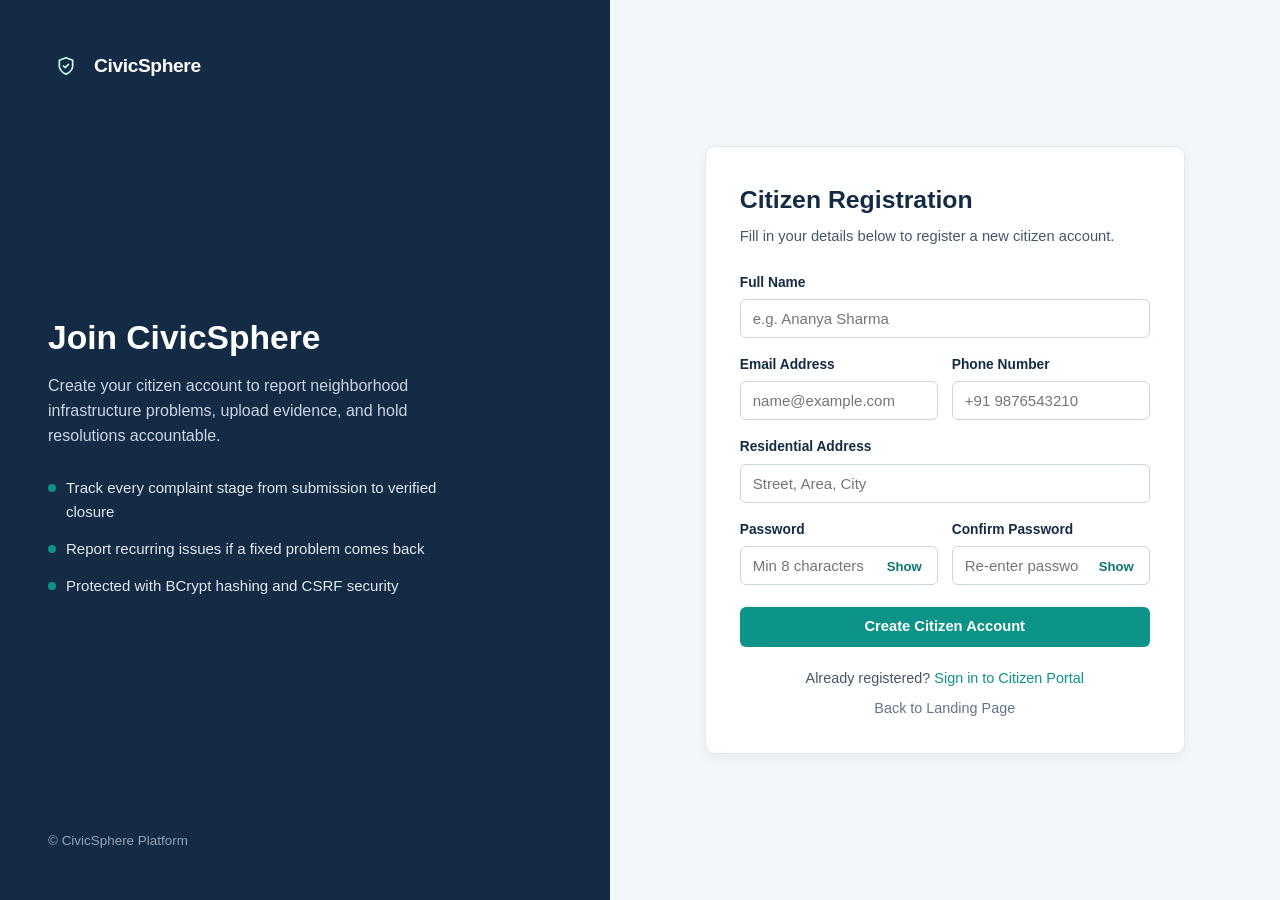
<file: src/main/resources/static/register.html>
<!DOCTYPE html>
<html lang="en">
<head>
  <meta charset="UTF-8">
  <meta name="viewport" content="width=device-width, initial-scale=1.0">
  <title>Citizen Registration — CivicSphere</title>
  <link rel="stylesheet" href="css/style.css">
  <link rel="stylesheet" href="css/auth.css">
</head>
<body>
  <div class="auth-page">
    <aside class="auth-aside">
      <a class="brand" href="index.html">
        <span class="brand-mark">
          <svg viewBox="0 0 24 24" fill="none" stroke="currentColor" stroke-width="2" stroke-linecap="round" stroke-linejoin="round">
            <path d="M12 22s8-4 8-10V5l-8-3-8 3v7c0 6 8 10 8 10z"/>
            <path d="M9 12l2 2 4-4"/>
          </svg>
        </span>
        <span>CivicSphere</span>
      </a>

      <div class="auth-aside-content">
        <h1>Join CivicSphere</h1>
        <p>Create your citizen account to report neighborhood infrastructure problems, upload evidence, and hold resolutions accountable.</p>
        <ul class="auth-feature-list">
          <li><span class="auth-feature-dot"></span><span>Track every complaint stage from submission to verified closure</span></li>
          <li><span class="auth-feature-dot"></span><span>Report recurring issues if a fixed problem comes back</span></li>
          <li><span class="auth-feature-dot"></span><span>Protected with BCrypt hashing and CSRF security</span></li>
        </ul>
      </div>

      <div style="font-size:0.84rem;color:#94A3B8;">
        &copy; CivicSphere Platform
      </div>
    </aside>

    <main class="auth-main">
      <div class="auth-card">
        <h2>Citizen Registration</h2>
        <p class="auth-sub">Fill in your details below to register a new citizen account.</p>

        <div id="authAlert" class="auth-alert auth-alert-error" role="alert"></div>

        <form id="registerForm" novalidate>
          <div class="form-group">
            <label class="form-label" for="fullName">Full Name</label>
            <input class="form-control" type="text" id="fullName" name="fullName" placeholder="e.g. Ananya Sharma" required>
          </div>

          <div class="auth-grid-2">
            <div class="form-group">
              <label class="form-label" for="email">Email Address</label>
              <input class="form-control" type="email" id="email" name="email" placeholder="name@example.com" required>
            </div>
            <div class="form-group">
              <label class="form-label" for="phone">Phone Number</label>
              <input class="form-control" type="tel" id="phone" name="phone" placeholder="+91 9876543210" required>
            </div>
          </div>

          <div class="form-group">
            <label class="form-label" for="address">Residential Address</label>
            <input class="form-control" type="text" id="address" name="address" placeholder="Street, Area, City" required>
          </div>

          <div class="auth-grid-2">
            <div class="form-group">
              <label class="form-label" for="password">Password</label>
              <div class="password-wrap">
                <input class="form-control" type="password" id="password" name="password" placeholder="Min 8 characters" required>
                <button type="button" class="password-toggle" data-target="password">Show</button>
              </div>
            </div>
            <div class="form-group">
              <label class="form-label" for="confirmPassword">Confirm Password</label>
              <div class="password-wrap">
                <input class="form-control" type="password" id="confirmPassword" name="confirmPassword" placeholder="Re-enter password" required>
                <button type="button" class="password-toggle" data-target="confirmPassword">Show</button>
              </div>
            </div>
          </div>

          <button type="submit" id="registerSubmitBtn" class="btn btn-primary" style="width:100%;margin-top:6px;">
            Create Citizen Account
          </button>
        </form>

        <div class="auth-footer">
          Already registered? <a href="citizen/login.html">Sign in to Citizen Portal</a><br>
          <a href="index.html" style="display:inline-block;margin-top:8px;color:var(--text-light);">Back to Landing Page</a>
        </div>
      </div>
    </main>
  </div>

  <script src="js/api.js"></script>
  <script src="js/auth.js"></script>
  <script>window.CivicAuth.initRegisterPage();</script>
</body>
</html>
</file>
<file: src/main/resources/static/css/style.css>
:root {
  --navy: #142B45;
  --navy-dark: #0E1F33;
  --navy-light: #1E3A5F;
  --teal: #0D9488;
  --teal-dark: #0F766E;
  --teal-soft: #CCFBF1;
  --white: #FFFFFF;
  --bg: #F4F7FA;
  --surface: #FFFFFF;
  --border: #E2E8F0;
  --border-strong: #CBD5E1;
  --text: #0F172A;
  --text-muted: #475569;
  --text-light: #64748B;
  --green: #16A34A;
  --green-soft: #DCFCE7;
  --orange: #D97706;
  --orange-soft: #FEF3C7;
  --red: #DC2626;
  --red-soft: #FEE2E2;
  --blue: #2563EB;
  --blue-soft: #DBEAFE;
  --purple: #7C3AED;
  --purple-soft: #EDE9FE;
  --shadow-sm: 0 1px 2px rgba(15, 23, 42, 0.05);
  --shadow: 0 4px 12px rgba(15, 23, 42, 0.06);
  --shadow-lg: 0 12px 28px rgba(15, 23, 42, 0.12);
  --radius: 10px;
  --radius-sm: 6px;
  --transition: 0.18s ease;
}

*, *::before, *::after {
  box-sizing: border-box;
}

html, body {
  margin: 0;
  padding: 0;
  font-family: 'Inter', -apple-system, BlinkMacSystemFont, 'Segoe UI', Roboto, sans-serif;
  color: var(--text);
  background-color: var(--bg);
  line-height: 1.55;
  -webkit-font-smoothing: antialiased;
}

a {
  color: var(--teal);
  text-decoration: none;
  transition: color var(--transition);
}

a:hover {
  color: var(--teal-dark);
}

img {
  max-width: 100%;
  display: block;
}

.container {
  width: 100%;
  max-width: 1200px;
  margin: 0 auto;
  padding: 0 24px;
}

/* Navbar */
.navbar {
  background: var(--white);
  border-bottom: 1px solid var(--border);
  position: sticky;
  top: 0;
  z-index: 40;
}

.navbar-inner {
  display: flex;
  align-items: center;
  justify-content: space-between;
  height: 70px;
  gap: 20px;
}

.brand {
  display: inline-flex;
  align-items: center;
  gap: 10px;
  font-weight: 700;
  font-size: 1.2rem;
  color: var(--navy);
  letter-spacing: -0.02em;
}

.brand-mark {
  width: 36px;
  height: 36px;
  border-radius: 8px;
  background: var(--navy);
  color: var(--white);
  display: inline-flex;
  align-items: center;
  justify-content: center;
  flex-shrink: 0;
}

.brand-mark svg {
  width: 20px;
  height: 20px;
  stroke: var(--teal-soft);
}

.nav-links {
  display: flex;
  align-items: center;
  gap: 26px;
}

.nav-links a {
  color: var(--text-muted);
  font-size: 0.94rem;
  font-weight: 500;
}

.nav-links a:hover {
  color: var(--navy);
}

.nav-actions {
  display: flex;
  align-items: center;
  gap: 10px;
}

/* Buttons */
.btn {
  display: inline-flex;
  align-items: center;
  justify-content: center;
  gap: 8px;
  padding: 10px 18px;
  border-radius: var(--radius-sm);
  font-size: 0.92rem;
  font-weight: 600;
  border: 1px solid transparent;
  cursor: pointer;
  transition: background var(--transition), color var(--transition), border-color var(--transition), transform var(--transition);
  font-family: inherit;
  line-height: 1.2;
}

.btn:disabled {
  opacity: 0.6;
  cursor: not-allowed;
}

.btn-primary {
  background: var(--teal);
  color: var(--white);
}

.btn-primary:hover:not(:disabled) {
  background: var(--teal-dark);
  color: var(--white);
}

.btn-navy {
  background: var(--navy);
  color: var(--white);
}

.btn-navy:hover:not(:disabled) {
  background: var(--navy-light);
  color: var(--white);
}

.btn-outline {
  background: var(--white);
  color: var(--navy);
  border-color: var(--border-strong);
}

.btn-outline:hover:not(:disabled) {
  border-color: var(--navy);
  background: var(--bg);
}

.btn-danger {
  background: var(--red);
  color: var(--white);
}

.btn-danger:hover:not(:disabled) {
  background: #B91C1C;
}

.btn-success {
  background: var(--green);
  color: var(--white);
}

.btn-success:hover:not(:disabled) {
  background: #15803D;
}

.btn-sm {
  padding: 7px 12px;
  font-size: 0.84rem;
}

.btn-lg {
  padding: 13px 24px;
  font-size: 1rem;
}

/* Hero Section */
.hero {
  background: var(--navy);
  color: var(--white);
  padding: 76px 0 84px;
  border-bottom: 4px solid var(--teal);
}

.hero-grid {
  display: grid;
  grid-template-columns: 1.2fr 0.8fr;
  gap: 48px;
  align-items: center;
}

.hero-eyebrow {
  display: inline-flex;
  align-items: center;
  gap: 8px;
  background: rgba(13, 148, 136, 0.18);
  border: 1px solid rgba(204, 251, 241, 0.25);
  color: var(--teal-soft);
  padding: 6px 12px;
  border-radius: 999px;
  font-size: 0.82rem;
  font-weight: 600;
  margin-bottom: 18px;
}

.hero h1 {
  margin: 0 0 18px;
  font-size: 2.65rem;
  line-height: 1.15;
  letter-spacing: -0.025em;
  font-weight: 800;
}

.hero-subtitle {
  font-size: 1.12rem;
  color: #CBD5E1;
  margin: 0 0 28px;
  max-width: 600px;
}

.hero-cta {
  display: flex;
  flex-wrap: wrap;
  gap: 12px;
}

.hero-panel {
  background: rgba(255, 255, 255, 0.06);
  border: 1px solid rgba(255, 255, 255, 0.14);
  border-radius: var(--radius);
  padding: 24px;
}

.hero-panel h3 {
  margin: 0 0 14px;
  font-size: 1rem;
  color: var(--teal-soft);
  font-weight: 600;
}

.hero-step {
  display: flex;
  gap: 12px;
  padding: 10px 0;
  border-bottom: 1px solid rgba(255, 255, 255, 0.09);
  font-size: 0.9rem;
  color: #E2E8F0;
}

.hero-step:last-child {
  border-bottom: none;
  padding-bottom: 0;
}

.hero-step-num {
  width: 24px;
  height: 24px;
  border-radius: 50%;
  background: var(--teal);
  color: var(--white);
  font-size: 0.78rem;
  font-weight: 700;
  display: inline-flex;
  align-items: center;
  justify-content: center;
  flex-shrink: 0;
  margin-top: 2px;
}

/* Landing Sections */
.section {
  padding: 68px 0;
}

.section-alt {
  background: var(--white);
  border-top: 1px solid var(--border);
  border-bottom: 1px solid var(--border);
}

.section-header {
  max-width: 680px;
  margin-bottom: 36px;
}

.section-tag {
  display: inline-block;
  color: var(--teal-dark);
  font-weight: 700;
  font-size: 0.8rem;
  text-transform: uppercase;
  letter-spacing: 0.08em;
  margin-bottom: 8px;
}

.section-header h2 {
  margin: 0 0 10px;
  font-size: 1.9rem;
  color: var(--navy);
  letter-spacing: -0.02em;
}

.section-header p {
  margin: 0;
  color: var(--text-muted);
}

.grid-3 {
  display: grid;
  grid-template-columns: repeat(3, 1fr);
  gap: 20px;
}

.grid-4 {
  display: grid;
  grid-template-columns: repeat(4, 1fr);
  gap: 20px;
}

.card {
  background: var(--surface);
  border: 1px solid var(--border);
  border-radius: var(--radius);
  padding: 22px;
  box-shadow: var(--shadow-sm);
}

.card-icon {
  width: 42px;
  height: 42px;
  border-radius: 8px;
  background: var(--teal-soft);
  color: var(--teal-dark);
  display: inline-flex;
  align-items: center;
  justify-content: center;
  margin-bottom: 14px;
}

.card h3 {
  margin: 0 0 8px;
  font-size: 1.05rem;
  color: var(--navy);
}

.card p {
  margin: 0;
  font-size: 0.92rem;
  color: var(--text-muted);
}

/* Recurrence Explain Box */
.recurrence-banner {
  display: grid;
  grid-template-columns: 1fr 1fr;
  gap: 32px;
  background: var(--navy);
  color: var(--white);
  border-radius: var(--radius);
  padding: 36px;
  align-items: center;
}

.score-breakdown {
  background: rgba(255, 255, 255, 0.07);
  border: 1px solid rgba(255, 255, 255, 0.14);
  border-radius: var(--radius-sm);
  padding: 20px;
}

.score-row {
  display: flex;
  justify-content: space-between;
  padding: 9px 0;
  border-bottom: 1px solid rgba(255, 255, 255, 0.1);
  font-size: 0.92rem;
}

.score-row:last-child {
  border-bottom: none;
  font-weight: 700;
  color: var(--teal-soft);
  padding-top: 12px;
}

.stat-card-public {
  text-align: left;
  padding: 24px;
}

.stat-card-public .stat-val {
  font-size: 2rem;
  font-weight: 800;
  color: var(--navy);
  margin-bottom: 4px;
}

.stat-card-public .stat-lbl {
  font-size: 0.9rem;
  color: var(--text-muted);
}

.stat-caption {
  margin-top: 16px;
  font-size: 0.84rem;
  color: var(--text-light);
}

/* Footer */
.footer {
  background: var(--navy-dark);
  color: #CBD5E1;
  padding: 40px 0 28px;
  font-size: 0.9rem;
}

.footer-inner {
  display: flex;
  justify-content: space-between;
  align-items: center;
  flex-wrap: wrap;
  gap: 16px;
}

/* Badges */
.badge {
  display: inline-flex;
  align-items: center;
  gap: 5px;
  padding: 3px 10px;
  border-radius: 999px;
  font-size: 0.76rem;
  font-weight: 600;
  letter-spacing: 0.01em;
  white-space: nowrap;
}

.badge-submitted { background: var(--orange-soft); color: #92400E; }
.badge-under_review { background: var(--blue-soft); color: #1E40AF; }
.badge-assigned { background: var(--purple-soft); color: #5B21B6; }
.badge-in_progress { background: #E0F2FE; color: #0369A1; }
.badge-resolved { background: var(--green-soft); color: #166534; }
.badge-closed { background: #E2E8F0; color: #334155; }

.badge-pending { background: var(--orange-soft); color: #92400E; }
.badge-confirmed { background: var(--red-soft); color: #991B1B; }
.badge-rejected { background: #F1F5F9; color: #475569; }

.badge-alert { background: var(--red-soft); color: #991B1B; }
.badge-active { background: var(--green-soft); color: #166534; }
.badge-inactive { background: #F1F5F9; color: #64748B; }

/* Forms & Controls */
.form-group {
  margin-bottom: 16px;
}

.form-label {
  display: block;
  font-size: 0.86rem;
  font-weight: 600;
  color: var(--navy);
  margin-bottom: 6px;
}

.form-control {
  width: 100%;
  padding: 10px 12px;
  font-size: 0.94rem;
  font-family: inherit;
  color: var(--text);
  background: var(--white);
  border: 1px solid var(--border-strong);
  border-radius: var(--radius-sm);
  transition: border-color var(--transition), box-shadow var(--transition);
}

.form-control:focus {
  outline: none;
  border-color: var(--teal);
  box-shadow: 0 0 0 3px rgba(13, 148, 136, 0.15);
}

textarea.form-control {
  min-height: 110px;
  resize: vertical;
}

.form-hint {
  font-size: 0.8rem;
  color: var(--text-light);
  margin-top: 4px;
}

.form-error {
  font-size: 0.82rem;
  color: var(--red);
  margin-top: 4px;
}

/* Toast Notifications */
.toast-container {
  position: fixed;
  top: 20px;
  right: 20px;
  z-index: 9999;
  display: flex;
  flex-direction: column;
  gap: 10px;
  max-width: 380px;
}

.toast {
  background: var(--white);
  border: 1px solid var(--border);
  border-left: 4px solid var(--teal);
  border-radius: var(--radius-sm);
  padding: 13px 16px;
  box-shadow: var(--shadow-lg);
  font-size: 0.9rem;
  display: flex;
  align-items: flex-start;
  justify-content: space-between;
  gap: 12px;
  animation: toastSlide 0.2s ease-out;
}

.toast-success { border-left-color: var(--green); }
.toast-error { border-left-color: var(--red); }
.toast-warning { border-left-color: var(--orange); }

.toast-close {
  background: none;
  border: none;
  color: var(--text-light);
  cursor: pointer;
  font-size: 1.1rem;
  line-height: 1;
}

@keyframes toastSlide {
  from { opacity: 0; transform: translateX(20px); }
  to { opacity: 1; transform: translateX(0); }
}

/* Modal */
.modal-backdrop {
  position: fixed;
  inset: 0;
  background: rgba(15, 23, 42, 0.55);
  display: none;
  align-items: center;
  justify-content: center;
  padding: 20px;
  z-index: 1000;
}

.modal-backdrop.open {
  display: flex;
}

.modal {
  background: var(--white);
  border-radius: var(--radius);
  width: 100%;
  max-width: 540px;
  max-height: 90vh;
  overflow-y: auto;
  box-shadow: var(--shadow-lg);
}

.modal-header {
  display: flex;
  align-items: center;
  justify-content: space-between;
  padding: 18px 22px;
  border-bottom: 1px solid var(--border);
}

.modal-header h3 {
  margin: 0;
  font-size: 1.1rem;
  color: var(--navy);
}

.modal-body {
  padding: 20px 22px;
}

.modal-footer {
  padding: 14px 22px;
  border-top: 1px solid var(--border);
  display: flex;
  justify-content: flex-end;
  gap: 10px;
}

/* Loading & Empty States */
.spinner {
  width: 24px;
  height: 24px;
  border: 3px solid var(--border);
  border-top-color: var(--teal);
  border-radius: 50%;
  animation: spin 0.7s linear infinite;
  display: inline-block;
}

@keyframes spin {
  to { transform: rotate(360deg); }
}

.loading-state, .empty-state, .error-state {
  text-align: center;
  padding: 40px 20px;
  color: var(--text-muted);
}

.error-state {
  color: var(--red);
}

@media (max-width: 960px) {
  .hero-grid, .recurrence-banner {
    grid-template-columns: 1fr;
  }
  .grid-3, .grid-4 {
    grid-template-columns: repeat(2, 1fr);
  }
  .nav-links {
    display: none;
  }
}

@media (max-width: 600px) {
  .hero h1 { font-size: 2rem; }
  .grid-3, .grid-4 { grid-template-columns: 1fr; }
}
</file>
<file: src/main/resources/static/css/auth.css>
.auth-page {
  min-height: 100vh;
  display: grid;
  grid-template-columns: 1fr 1.1fr;
  background: var(--white);
}

.auth-aside {
  background: var(--navy);
  color: var(--white);
  padding: 48px;
  display: flex;
  flex-direction: column;
  justify-content: space-between;
}

.auth-aside .brand {
  color: var(--white);
}

.auth-aside-content {
  max-width: 440px;
  margin: auto 0;
}

.auth-aside-content h1 {
  font-size: 2.1rem;
  line-height: 1.2;
  margin: 0 0 16px;
}

.auth-aside-content p {
  color: #CBD5E1;
  margin: 0 0 28px;
}

.auth-feature-list {
  list-style: none;
  padding: 0;
  margin: 0;
  display: flex;
  flex-direction: column;
  gap: 14px;
}

.auth-feature-list li {
  display: flex;
  align-items: flex-start;
  gap: 10px;
  font-size: 0.94rem;
  color: #E2E8F0;
}

.auth-feature-dot {
  width: 8px;
  height: 8px;
  border-radius: 50%;
  background: var(--teal);
  margin-top: 8px;
  flex-shrink: 0;
}

.auth-main {
  display: flex;
  align-items: center;
  justify-content: center;
  padding: 40px 24px;
  background: var(--bg);
}

.auth-card {
  width: 100%;
  max-width: 480px;
  background: var(--white);
  border: 1px solid var(--border);
  border-radius: var(--radius);
  padding: 34px;
  box-shadow: var(--shadow);
}

.auth-card h2 {
  margin: 0 0 6px;
  color: var(--navy);
  font-size: 1.55rem;
}

.auth-card .auth-sub {
  margin: 0 0 24px;
  color: var(--text-muted);
  font-size: 0.92rem;
}

.password-wrap {
  position: relative;
}

.password-wrap .form-control {
  padding-right: 70px;
}

.password-toggle {
  position: absolute;
  right: 10px;
  top: 50%;
  transform: translateY(-50%);
  background: none;
  border: none;
  color: var(--teal-dark);
  font-size: 0.82rem;
  font-weight: 600;
  cursor: pointer;
  padding: 4px 6px;
}

.auth-grid-2 {
  display: grid;
  grid-template-columns: 1fr 1fr;
  gap: 14px;
}

.auth-alert {
  padding: 11px 14px;
  border-radius: var(--radius-sm);
  font-size: 0.88rem;
  margin-bottom: 16px;
  display: none;
}

.auth-alert.show {
  display: block;
}

.auth-alert-error {
  background: var(--red-soft);
  color: #991B1B;
  border: 1px solid #FECACA;
}

.role-badge {
  display: inline-flex;
  align-items: center;
  gap: 6px;
  padding: 4px 10px;
  border-radius: 9999px;
  font-size: 0.78rem;
  font-weight: 700;
  letter-spacing: 0.05em;
  text-transform: uppercase;
  margin-bottom: 12px;
}

.role-badge-citizen {
  background: #ECFDF5;
  color: #065F46;
  border: 1px solid #A7F3D0;
}

.role-badge-admin {
  background: #FEF2F2;
  color: #991B1B;
  border: 1px solid #FECACA;
}

.auth-aside-admin {
  background: linear-gradient(135deg, #0F172A 0%, #1E293B 100%);
  border-right: 1px solid rgba(255, 255, 255, 0.08);
}

.auth-aside-admin .auth-feature-dot {
  background: #F59E0B;
}

.auth-card-admin {
  border-top: 4px solid #DC2626;
}

.portal-switch-box {
  margin-top: 18px;
  padding: 12px 14px;
  border-radius: var(--radius-sm);
  background: var(--bg);
  border: 1px dashed var(--border);
  font-size: 0.85rem;
  text-align: center;
}

.portal-switch-box a {
  font-weight: 600;
  color: var(--teal-dark);
}

.portal-tabs {
  display: flex;
  gap: 6px;
  background: var(--bg);
  padding: 4px;
  border-radius: var(--radius-sm);
  margin-bottom: 20px;
  border: 1px solid var(--border);
}

.portal-tab {
  flex: 1;
  padding: 9px 12px;
  font-size: 0.88rem;
  font-weight: 600;
  text-align: center;
  border: none;
  background: none;
  border-radius: 4px;
  cursor: pointer;
  color: var(--text-muted);
  transition: all 0.15s ease;
  display: flex;
  align-items: center;
  justify-content: center;
  gap: 6px;
}

.portal-tab.active {
  background: var(--white);
  color: var(--navy);
  box-shadow: 0 1px 3px rgba(0,0,0,0.1);
}

.auth-footer {
  margin-top: 20px;
  text-align: center;
  font-size: 0.9rem;
  color: var(--text-muted);
}

@media (max-width: 900px) {
  .auth-page {
    grid-template-columns: 1fr;
  }
  .auth-aside {
    display: none;
  }
}

@media (max-width: 520px) {
  .auth-grid-2 {
    grid-template-columns: 1fr;
  }
}
</file>
